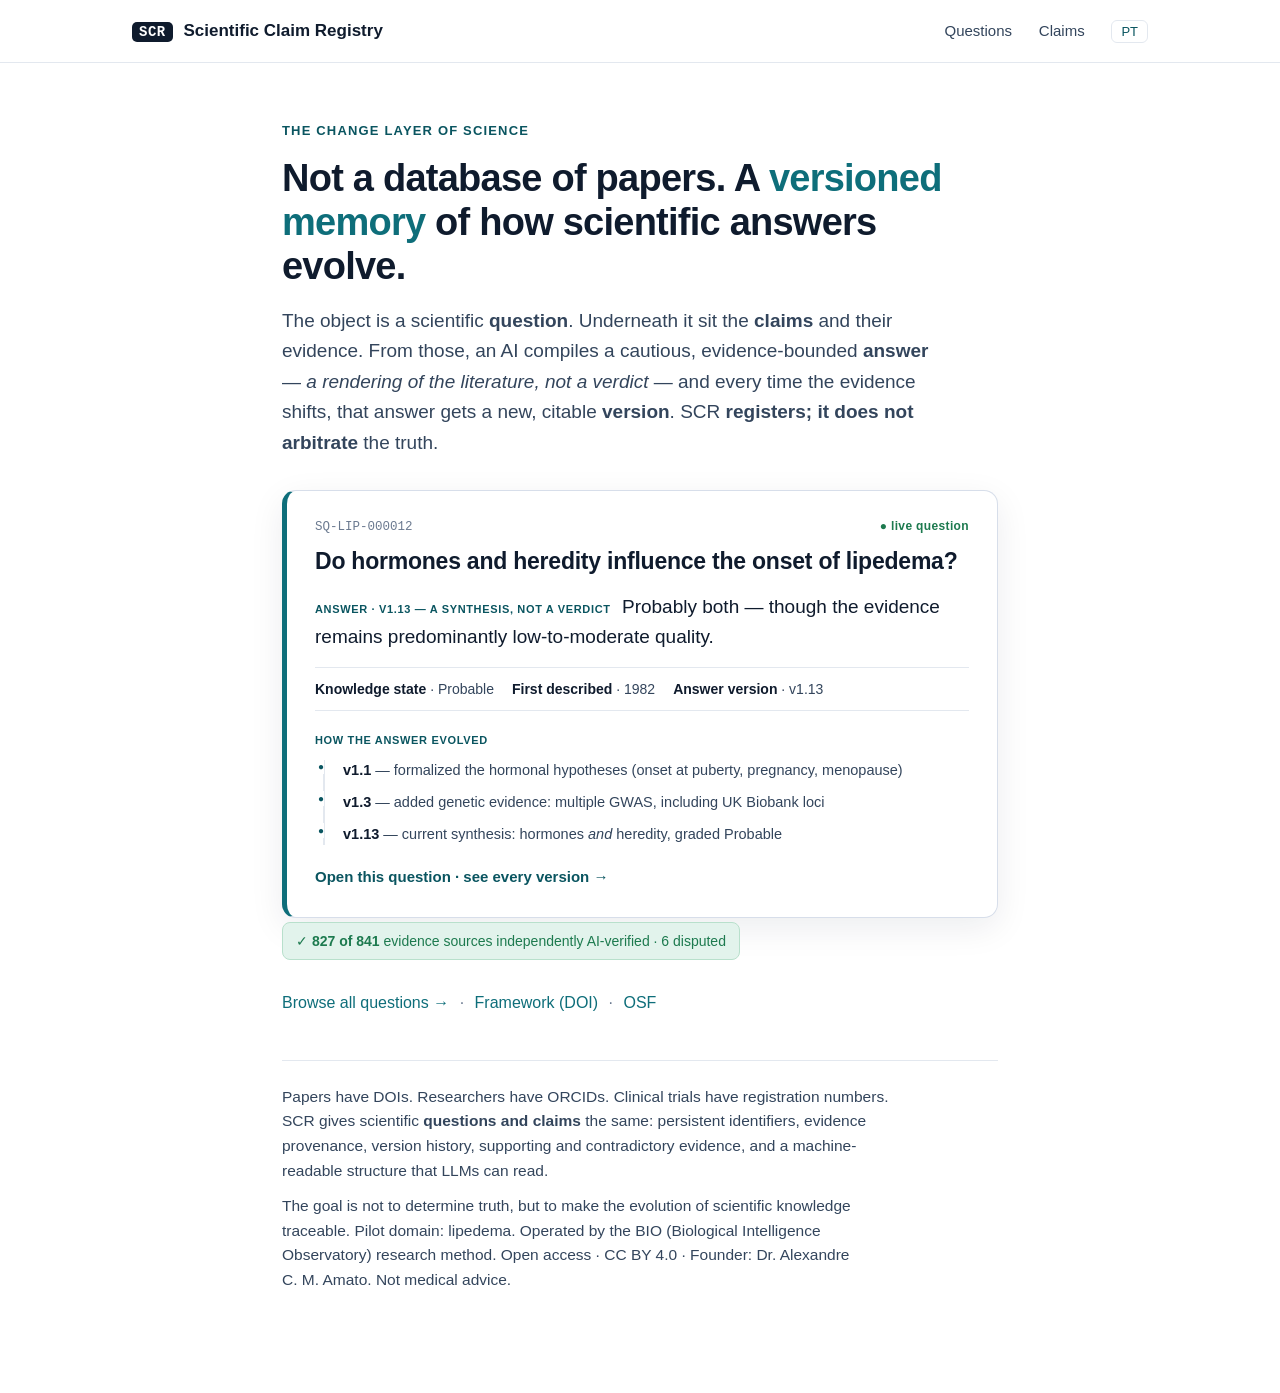
<file: site/index.html>
<!DOCTYPE html>
<html lang="en">
<head>
<meta charset="UTF-8">
<meta name="viewport" content="width=device-width, initial-scale=1">
<title>Scientific Claim Registry — a versioned memory of how scientific answers evolve</title>
<meta name="description" content="ScientificClaims.org is not a database of papers. It is a versioned memory of how scientific answers evolve over time. SCR indexes scientific questions; for each, an AI compiles a cautious, evidence-bounded answer from the literature, and every time the evidence shifts the answer gets a new, citable version. It registers; it does not arbitrate. Pilot: lipedema.">
<meta name="robots" content="index,follow">
<link rel="canonical" href="https://scientificclaims.org/">
<link rel="alternate" hreflang="en" href="https://scientificclaims.org/">
<link rel="alternate" hreflang="pt-br" href="https://scientificclaims.org/pt/">
<link rel="alternate" hreflang="x-default" href="https://scientificclaims.org/">
<link rel="icon" href="/favicon.svg" type="image/svg+xml">
<link rel="apple-touch-icon" href="/apple-touch-icon.png">
<meta property="og:title" content="Scientific Claim Registry — the change layer of science">
<meta property="og:description" content="Not a database of papers. A versioned memory of how scientific answers evolve over time.">
<meta property="og:type" content="website">
<meta property="og:url" content="https://scientificclaims.org/">
<meta property="og:image" content="https://scientificclaims.org/og-image.png">
<meta name="twitter:card" content="summary_large_image">
<link rel="stylesheet" href="style.css?v=d989a8e9">
<script defer src="https://umami.caprover.amato.io/script.js" data-website-id="58f2ba6a-560e-4c60-b96d-2c890a3bd339"></script>
</head>
<body>
<header class="site">
  <div class="wrap nav">
    <a class="brand" href="/"><span class="mono">SCR</span> <span class="brand-full">Scientific Claim Registry</span></a>
    <nav>
      <a href="/questions.html">Questions</a>
      <a href="/claims.html">Claims</a>
      <a class="lang" href="/pt/">PT</a>
    </nav>
  </div>
</header>

<main class="home wrap">
  <p class="home-kicker">The change layer of science</p>
  <h1 class="home-h1">Not a database of papers. A <span class="hl">versioned memory</span> of how scientific answers evolve.</h1>
  <p class="home-sub">The object is a scientific <strong>question</strong>. Underneath it sit the
  <strong>claims</strong> and their evidence. From those, an AI compiles a cautious, evidence-bounded
  <strong>answer</strong> — <em>a rendering of the literature, not a verdict</em> — and every time the
  evidence shifts, that answer gets a new, citable <strong>version</strong>. SCR
  <strong>registers; it does not arbitrate</strong> the truth.</p>

  <!--HERO-->
  <a class="qfeat" href="/q/SQ-LIP-000012.html">
    <div class="qf-top"><span class="mono qf-id">SQ-LIP-000012</span><span class="qf-live">● live question</span></div>
    <h2 class="qf-q">Do hormones and heredity influence the onset of lipedema?</h2>
    <p class="qf-a"><span class="qf-lbl">Answer · v1.13 — a synthesis, not a verdict</span> Probably both — though the evidence remains predominantly low-to-moderate quality.</p>
    <div class="qf-meta"><span><b>Knowledge state</b> · Probable</span><span><b>First described</b> · 1982</span><span><b>Answer version</b> · v1.13</span></div>
    <div class="qf-ladder"><span class="qf-lbl">How the answer evolved</span><ol><li><b>v1.1</b> — formalized the hormonal hypotheses (onset at puberty, pregnancy, menopause)</li><li><b>v1.3</b> — added genetic evidence: multiple GWAS, including UK&nbsp;Biobank loci</li><li><b>v1.13</b> — current synthesis: hormones <em>and</em> heredity, graded Probable</li></ol></div>
    <span class="qf-cta">Open this question · see every version →</span>
  </a>
  <!--/HERO-->

  <!--VERSEAL--><p class="verseal" title="Each evidence source is independently re-read by a second AI model that must confirm its stance and a verbatim quote from the source (R-AI-13/14).">✓ <strong>827 of 841</strong> evidence sources independently AI-verified · 6 disputed</p><!--/VERSEAL-->

  <p class="home-links"><a href="/questions.html">Browse all questions →</a>
    <span class="sep">·</span> <a href="https://doi.org/10.5281/zenodo.20466195" rel="noopener">Framework (DOI)</a>
    <span class="sep">·</span> <a href="https://osf.io/n97ez/" rel="noopener">OSF</a></p>

  <div class="home-foot">
    <p>Papers have DOIs. Researchers have ORCIDs. Clinical trials have registration numbers. SCR gives
    scientific <strong>questions and claims</strong> the same: persistent identifiers, evidence provenance,
    version history, supporting and contradictory evidence, and a machine-readable structure that LLMs can read.</p>
    <p class="muted small">The goal is not to determine truth, but to make the evolution of scientific knowledge
    traceable. Pilot domain: lipedema. Operated by the BIO (Biological Intelligence Observatory) research method.
    Open access · CC&nbsp;BY&nbsp;4.0 · Founder: Dr.&nbsp;Alexandre C.&nbsp;M.&nbsp;Amato. Not medical advice.</p>
  </div>
</main>
</body>
</html>
</file>
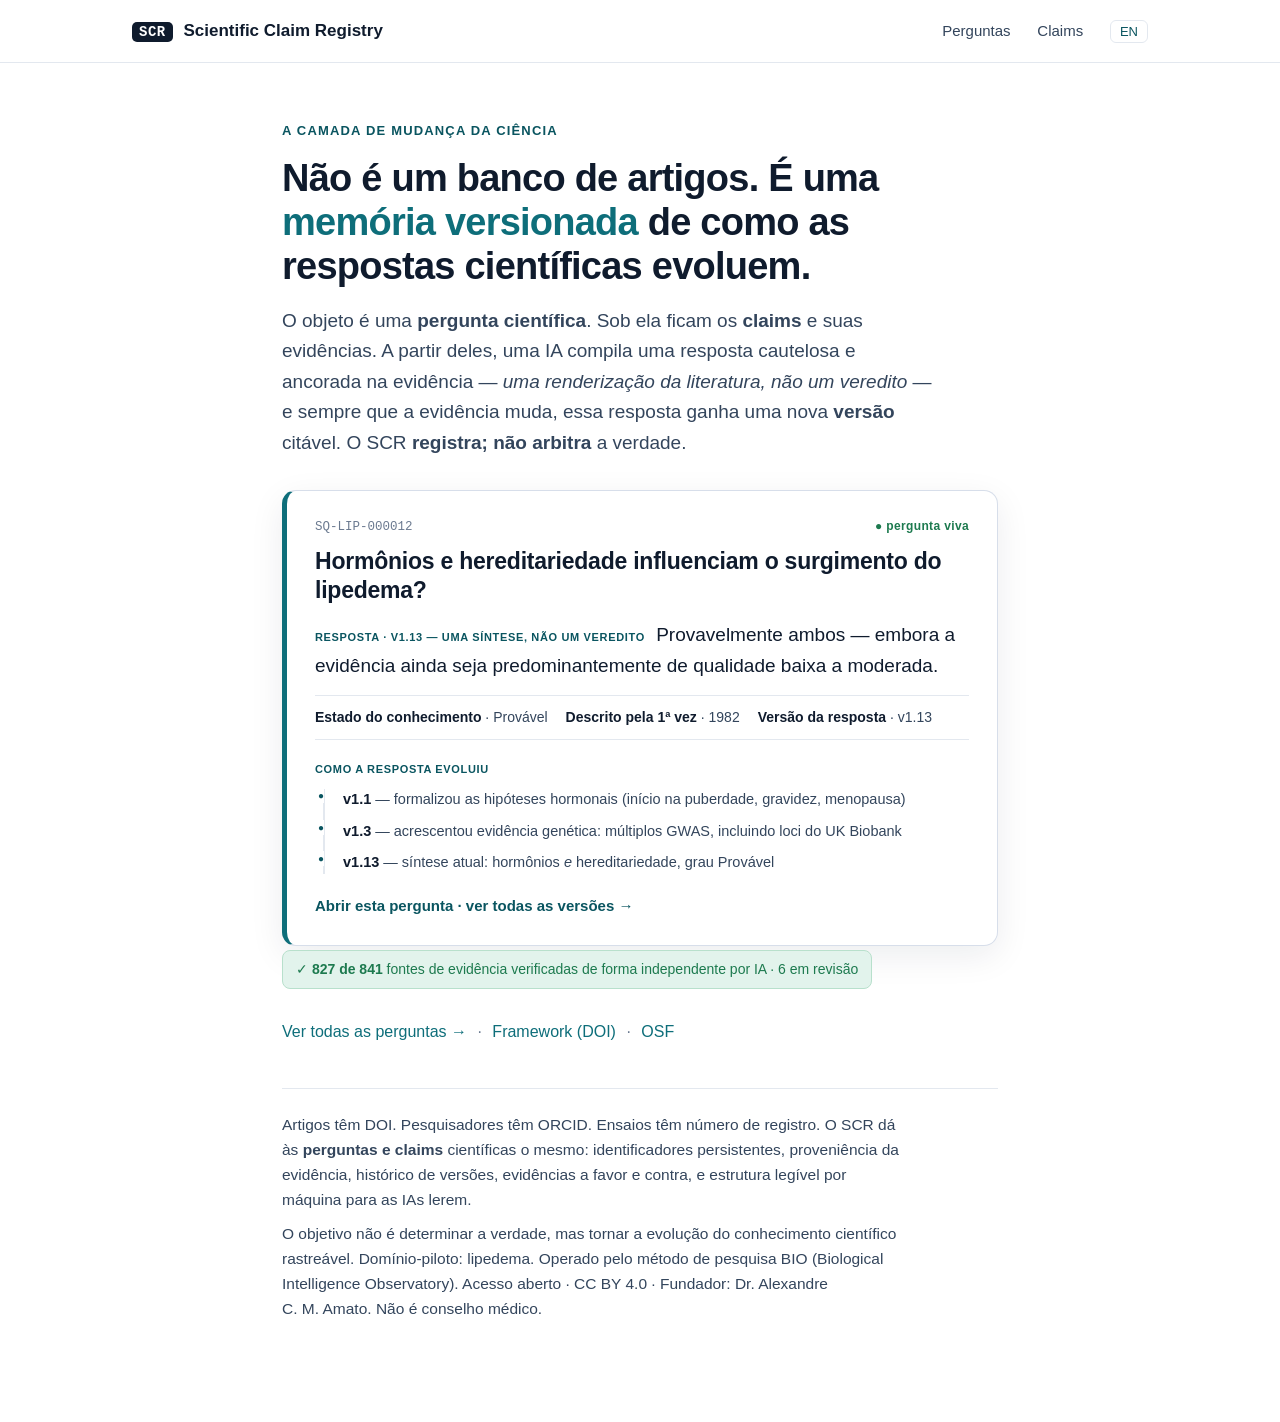
<file: site/pt/index.html>
<!DOCTYPE html>
<html lang="pt-BR">
<head>
<meta charset="UTF-8">
<meta name="viewport" content="width=device-width, initial-scale=1">
<title>Scientific Claim Registry — uma memória versionada de como as respostas científicas evoluem</title>
<meta name="description" content="O ScientificClaims.org não é um banco de artigos. É uma memória versionada de como as respostas científicas evoluem ao longo do tempo. O SCR indexa perguntas científicas; para cada uma, uma IA compila uma resposta cautelosa e ancorada na evidência, e sempre que a evidência muda a resposta ganha uma nova versão citável. Ele registra; não arbitra. Piloto: lipedema.">
<meta name="robots" content="index,follow">
<link rel="canonical" href="https://scientificclaims.org/pt/">
<link rel="alternate" hreflang="en" href="https://scientificclaims.org/">
<link rel="alternate" hreflang="pt-br" href="https://scientificclaims.org/pt/">
<link rel="alternate" hreflang="x-default" href="https://scientificclaims.org/">
<link rel="icon" href="/favicon.svg" type="image/svg+xml">
<link rel="apple-touch-icon" href="/apple-touch-icon.png">
<meta property="og:title" content="Scientific Claim Registry — a camada de mudança da ciência">
<meta property="og:description" content="Não é um banco de artigos. É uma memória versionada de como as respostas científicas evoluem.">
<meta property="og:type" content="website">
<meta property="og:url" content="https://scientificclaims.org/pt/">
<meta property="og:image" content="https://scientificclaims.org/og-image.png">
<meta name="twitter:card" content="summary_large_image">
<link rel="stylesheet" href="../style.css?v=d989a8e9">
<script defer src="https://umami.caprover.amato.io/script.js" data-website-id="58f2ba6a-560e-4c60-b96d-2c890a3bd339"></script>
</head>
<body>
<header class="site">
  <div class="wrap nav">
    <a class="brand" href="/pt/"><span class="mono">SCR</span> <span class="brand-full">Scientific Claim Registry</span></a>
    <nav>
      <a href="/pt/questions.html">Perguntas</a>
      <a href="/pt/claims.html">Claims</a>
      <a class="lang" href="/">EN</a>
    </nav>
  </div>
</header>

<main class="home wrap">
  <p class="home-kicker">A camada de mudança da ciência</p>
  <h1 class="home-h1">Não é um banco de artigos. É uma <span class="hl">memória versionada</span> de como as respostas científicas evoluem.</h1>
  <p class="home-sub">O objeto é uma <strong>pergunta científica</strong>. Sob ela ficam os
  <strong>claims</strong> e suas evidências. A partir deles, uma IA compila uma resposta cautelosa e
  ancorada na evidência — <em>uma renderização da literatura, não um veredito</em> — e sempre que a
  evidência muda, essa resposta ganha uma nova <strong>versão</strong> citável. O SCR
  <strong>registra; não arbitra</strong> a verdade.</p>

  <!--HERO-->
  <a class="qfeat" href="/pt/q/SQ-LIP-000012.html">
    <div class="qf-top"><span class="mono qf-id">SQ-LIP-000012</span><span class="qf-live">● pergunta viva</span></div>
    <h2 class="qf-q">Hormônios e hereditariedade influenciam o surgimento do lipedema?</h2>
    <p class="qf-a"><span class="qf-lbl">Resposta · v1.13 — uma síntese, não um veredito</span> Provavelmente ambos — embora a evidência ainda seja predominantemente de qualidade baixa a moderada.</p>
    <div class="qf-meta"><span><b>Estado do conhecimento</b> · Provável</span><span><b>Descrito pela 1ª vez</b> · 1982</span><span><b>Versão da resposta</b> · v1.13</span></div>
    <div class="qf-ladder"><span class="qf-lbl">Como a resposta evoluiu</span><ol><li><b>v1.1</b> — formalizou as hipóteses hormonais (início na puberdade, gravidez, menopausa)</li><li><b>v1.3</b> — acrescentou evidência genética: múltiplos GWAS, incluindo loci do UK&nbsp;Biobank</li><li><b>v1.13</b> — síntese atual: hormônios <em>e</em> hereditariedade, grau Provável</li></ol></div>
    <span class="qf-cta">Abrir esta pergunta · ver todas as versões →</span>
  </a>
  <!--/HERO-->

  <!--VERSEAL--><p class="verseal" title="Cada fonte de evidência é relida por um segundo modelo de IA, que precisa confirmar o stance e uma citação verbatim da fonte (R-AI-13/14).">✓ <strong>827 de 841</strong> fontes de evidência verificadas de forma independente por IA · 6 em revisão</p><!--/VERSEAL-->

  <p class="home-links"><a href="/pt/questions.html">Ver todas as perguntas →</a>
    <span class="sep">·</span> <a href="https://doi.org/10.5281/zenodo.20466195" rel="noopener">Framework (DOI)</a>
    <span class="sep">·</span> <a href="https://osf.io/n97ez/" rel="noopener">OSF</a></p>

  <div class="home-foot">
    <p>Artigos têm DOI. Pesquisadores têm ORCID. Ensaios têm número de registro. O SCR dá às
    <strong>perguntas e claims</strong> científicas o mesmo: identificadores persistentes, proveniência da
    evidência, histórico de versões, evidências a favor e contra, e estrutura legível por máquina para as IAs lerem.</p>
    <p class="muted small">O objetivo não é determinar a verdade, mas tornar a evolução do conhecimento científico
    rastreável. Domínio-piloto: lipedema. Operado pelo método de pesquisa BIO (Biological Intelligence Observatory).
    Acesso aberto · CC&nbsp;BY&nbsp;4.0 · Fundador: Dr.&nbsp;Alexandre C.&nbsp;M.&nbsp;Amato. Não é conselho médico.</p>
  </div>
</main>
</body>
</html>
</file>
<file: site/style.css>
:root{
  --ink:#0f1b2d; --ink-soft:#33455c; --muted:#6b7a90;
  --line:#e3e8ef; --bg:#ffffff; --band:#f6f8fb;
  --accent:#0e6e7a; --accent-d:#0a5560; --gold:#b07d2b;
  --maxw:1060px;
}
*{box-sizing:border-box}
html{scroll-behavior:smooth}
body{
  margin:0; color:var(--ink); background:var(--bg);
  font-family:-apple-system,BlinkMacSystemFont,"Segoe UI",Roboto,Helvetica,Arial,sans-serif;
  line-height:1.6; font-size:17px; -webkit-font-smoothing:antialiased;
}
.wrap{max-width:var(--maxw); margin:0 auto; padding:0 22px}
.mono{font-family:"SF Mono",ui-monospace,Menlo,Consolas,monospace}
a{color:var(--accent); text-decoration:none}
a:hover{text-decoration:underline}
h1,h2,h3{line-height:1.2; color:var(--ink); letter-spacing:-.01em}
.muted{color:var(--muted)}
.small{font-size:14px}

/* header */
header.site{border-bottom:1px solid var(--line); position:sticky; top:0; background:rgba(255,255,255,.92); backdrop-filter:saturate(180%) blur(8px); z-index:10}
.nav{display:flex; align-items:center; justify-content:space-between; height:62px}
.brand{font-weight:700; color:var(--ink)}
.brand .mono{background:var(--ink); color:#fff; padding:2px 7px; border-radius:5px; font-size:.82em; letter-spacing:.04em}
.brand-full{font-weight:600; margin-left:6px}
header nav a{color:var(--ink-soft); margin-left:22px; font-size:15px; font-weight:500}
@media(max-width:640px){.brand-full{display:none} header nav a{margin-left:14px}}

/* hero */
.hero{padding:84px 0 70px; border-bottom:1px solid var(--line)}
.eyebrow{color:var(--accent-d); font-weight:600; font-size:14px; text-transform:uppercase; letter-spacing:.08em; margin:0 0 18px}
.hero h1{font-size:48px; margin:0 0 22px; max-width:18ch}
.hl{color:var(--accent)}
.lead{font-size:20px; color:var(--ink-soft); max-width:60ch; margin:0 0 30px}
.cta{display:flex; gap:12px; flex-wrap:wrap}
.btn{display:inline-block; padding:12px 20px; border-radius:8px; border:1px solid var(--line); color:var(--ink); font-weight:600; font-size:15px}
.btn:hover{text-decoration:none; border-color:var(--accent)}
.btn.primary{background:var(--accent); border-color:var(--accent); color:#fff}
.btn.primary:hover{background:var(--accent-d)}
@media(max-width:640px){.hero h1{font-size:34px} .lead{font-size:18px}}

/* band */
.band{background:var(--band); border-bottom:1px solid var(--line); padding:56px 0}
section.section{padding:64px 0}
h2{font-size:30px; margin:0 0 10px}
.sub{color:var(--ink-soft); max-width:64ch; margin:0 0 28px; font-size:18px}

/* id grid */
.idgrid{display:grid; grid-template-columns:repeat(5,1fr); gap:14px}
.idcard{background:#fff; border:1px solid var(--line); border-radius:10px; padding:18px 14px; text-align:center}
.idcard .tag{display:inline-block; font-size:13px; background:#eef2f7; color:var(--ink-soft); padding:3px 9px; border-radius:6px; margin-bottom:8px}
.idcard span:last-child{display:block; color:var(--muted); font-size:14px}
.idcard.now{border-color:var(--accent); box-shadow:0 0 0 2px rgba(14,110,122,.12)}
.idcard.now .tag{background:var(--accent); color:#fff}
.idcard.now span:last-child{color:var(--accent-d); font-weight:600}
@media(max-width:720px){.idgrid{grid-template-columns:repeat(2,1fr)} .idcard.now{grid-column:span 2}}

/* cards */
.cards{display:grid; grid-template-columns:repeat(3,1fr); gap:18px}
.card{border:1px solid var(--line); border-radius:12px; padding:22px; background:#fff}
.card h3{font-size:17px; margin:0 0 8px; color:var(--accent-d)}
.card p{margin:0; color:var(--ink-soft); font-size:15.5px}
@media(max-width:820px){.cards{grid-template-columns:1fr 1fr}}
@media(max-width:560px){.cards{grid-template-columns:1fr}}

/* claim object */
.claim{background:#fff; border:1px solid var(--line); border-left:4px solid var(--accent); border-radius:12px; padding:26px; max-width:760px; box-shadow:0 8px 30px rgba(15,27,45,.06)}
.claim-head{display:flex; align-items:center; gap:12px; margin-bottom:14px}
.claim .id{font-size:15px; background:var(--ink); color:#fff; padding:4px 9px; border-radius:6px}
.chip{font-size:13px; background:#eef2f7; color:var(--ink-soft); padding:3px 10px; border-radius:20px; text-transform:uppercase; letter-spacing:.04em}
.claim-text{font-size:19px; color:var(--ink); margin:0 0 18px; font-weight:500}
.dims{display:flex; gap:10px; flex-wrap:wrap; margin-bottom:16px}
.dim{flex:1; min-width:150px; background:var(--band); border:1px solid var(--line); border-radius:9px; padding:10px 12px}
.dim-k{display:block; font-size:12px; text-transform:uppercase; letter-spacing:.05em; color:var(--muted)}
.dim-v{font-weight:600}
.dim-v.muted{color:var(--muted); font-weight:500}
.state-emerging{color:#c47d12}
.claim-evi,.claim-gap{margin:6px 0 0; font-size:14.5px; color:var(--ink-soft)}
.fineprint{margin-top:18px; color:var(--muted); font-size:15px; font-style:italic}

/* hypothesis */
.hyp{border-left:4px solid var(--gold); background:var(--band); margin:0 0 22px; padding:22px 26px; border-radius:0 10px 10px 0; font-size:22px; color:var(--ink); font-weight:500; max-width:70ch}

/* pilot */
.pilot{display:grid; grid-template-columns:1.3fr 1fr; gap:34px; align-items:start}
.pilot h2{margin-top:0}
.pilot p{color:var(--ink-soft)}
.stat{font-size:16px; color:var(--ink)!important}
.stat strong{font-size:24px; color:var(--accent-d)}
.priorart{background:#fff; border:1px solid var(--line); border-radius:12px; padding:24px}
.priorart h3{margin:0 0 8px; font-size:17px}
.priorart p{margin:0; font-size:15px}
@media(max-width:760px){.pilot{grid-template-columns:1fr}}

/* footer */
footer.site{border-top:1px solid var(--line); padding:40px 0; background:var(--band)}
.foot{display:flex; justify-content:space-between; gap:24px; flex-wrap:wrap}
.foot .brand{color:var(--ink); margin:0 0 4px}
.foot p{margin:0 0 4px}

/* ===== language toggle + claims page ===== */
header nav a.lang{border:1px solid var(--line); border-radius:6px; padding:3px 9px; font-size:13px; color:var(--accent-d)}
header nav a.active{color:var(--accent-d); font-weight:700}

.claims-hero{padding:54px 0 8px}
.claims-hero h1{font-size:34px; margin:0 0 10px}
.filters{display:flex; gap:10px; flex-wrap:wrap; margin:22px 0 8px}
.fbtn{cursor:pointer; background:#fff; border:1px solid var(--line); border-radius:20px; padding:7px 14px; font-size:14px; color:var(--ink-soft); font-weight:600}
.fbtn:hover{border-color:var(--accent)}
.fbtn.active{background:var(--ink); color:#fff; border-color:var(--ink)}
.fct{opacity:.6; font-weight:500}
.fbtn.active .fct{opacity:.8}

.claims-bg{background:var(--band); border-top:1px solid var(--line)}
.claims-list{padding:26px 22px 84px; display:grid; gap:20px}
.claim-row{border:1px solid #d7deea; border-left:4px solid var(--accent); border-radius:12px; padding:22px 24px; background:#fff; box-shadow:0 4px 16px rgba(15,27,45,.07); transition:box-shadow .15s,transform .15s}
.claim-row:hover{box-shadow:0 10px 28px rgba(15,27,45,.12); transform:translateY(-1px)}
.cr-head{display:flex; align-items:center; gap:10px; flex-wrap:wrap; margin-bottom:10px}
.cr-head .id{font-size:13.5px; background:var(--ink); color:#fff; padding:3px 8px; border-radius:5px}
.badge{font-size:12px; font-weight:700; padding:3px 10px; border-radius:20px; text-transform:uppercase; letter-spacing:.04em}
.st-established{background:#e2f3ec; color:#1d7a4f}
.st-probable{background:#e6f0f6; color:#1f6a93}
.st-emerging{background:#fcf0dd; color:#b07d2b}
.st-speculative{background:#f3e7ea; color:#a23b52}
.st-no_evidence{background:#eceef1; color:#5b6b7e}
.cr-text{font-size:17px; color:var(--ink); margin:0 0 12px; font-weight:500}
.cr-text a{color:inherit; text-decoration:none}
.cr-text a:hover,.cr-text a:focus-visible{text-decoration:underline; text-underline-offset:3px}
.cr-meta{font-size:14px; color:var(--ink-soft); margin-bottom:8px}
.cr-evi{font-size:13px; color:var(--accent-d); margin:0 0 8px; word-break:break-word}
.cr-gap{font-size:14px; color:var(--muted); margin:0}
.cr-gap strong{color:var(--ink-soft)}
@media(max-width:560px){.claims-list{padding-left:0; padding-right:0} .claims-hero h1{font-size:28px}}

/* ===== layered architecture + related work ===== */
.layers{display:grid; grid-template-columns:repeat(3,1fr); gap:18px; margin-top:8px}
.layer{border:1px solid var(--line); border-radius:12px; padding:22px; background:#fff}
.layer.l1{border-color:var(--accent); box-shadow:0 6px 22px rgba(14,110,122,.10)}
.layer .lnum{display:block; font-size:12px; text-transform:uppercase; letter-spacing:.06em; color:var(--muted); margin-bottom:6px}
.layer.l1 .lnum{color:var(--accent-d); font-weight:700}
.layer h3{margin:0 0 8px; font-size:18px}
.layer p{margin:0; color:var(--ink-soft); font-size:15px}
.related{max-width:74ch; color:var(--ink-soft); font-size:16.5px}
@media(max-width:760px){.layers{grid-template-columns:1fr}}

/* ===== minimalist RFC homepage ===== */
.rfc{max-width:680px; padding:74px 22px 96px}
.rfc h1{font-size:32px; margin:0 0 30px; letter-spacing:-.02em}
.rfc-lede{font-size:23px; line-height:1.65; color:var(--ink); margin:0 0 34px}
.rfc-lede strong{color:var(--accent-d)}
.rfc-body{font-size:18px; color:var(--ink-soft); margin:0 0 14px}
.rfc-list{font-size:18px; color:var(--ink); margin:0 0 34px; padding-left:22px; line-height:1.85}
.rfc-goal{font-size:20px; color:var(--ink); border-left:3px solid var(--gold); padding-left:18px; margin:0 0 38px; line-height:1.6}
.rfc-goal strong{color:var(--accent-d)}
.rfc-links{font-size:16px; margin:0 0 44px}
.rfc-links .sep{color:var(--muted); margin:0 6px}
.rfc-note{font-size:13.5px; color:var(--muted); border-top:1px solid var(--line); padding-top:22px; line-height:1.7}
@media(max-width:560px){.rfc{padding-top:48px} .rfc-lede{font-size:20px}}

/* ===== homepage tagline ===== */
.rfc-tagline{font-size:17px; color:var(--accent-d); font-weight:600; margin:-14px 0 30px; line-height:1.5}

/* ===== question pages ===== */
.qpage{max-width:760px; padding:48px 22px 80px}
.qpage .qid{font-size:13px; color:var(--muted); margin:0 0 8px}
.qtitle{font-size:30px; line-height:1.25; margin:0 0 24px}
.vtrack{display:flex; align-items:flex-start; gap:0; overflow-x:auto; padding:14px 4px 6px; position:relative}
.vnode{flex:1 1 0; min-width:84px; position:relative; display:flex; flex-direction:column; align-items:center;
  text-align:center; text-decoration:none; color:var(--ink-soft); cursor:help}
.vnode::before{content:""; position:absolute; top:6px; left:50%; right:-50%; height:2px; background:#d7deea; z-index:0}
.vnode:last-child::before{display:none}
.vnode .vdot{width:13px; height:13px; border-radius:50%; background:#fff; border:2.5px solid #9fb3c8; z-index:1; margin-bottom:5px}
.vnode.cur .vdot{background:var(--accent); border-color:var(--accent-d); box-shadow:0 0 0 4px rgba(14,110,122,.13)}
.vnode .vver{font-weight:700; font-size:13px; color:var(--ink)}
.vnode.cur .vver{color:var(--accent-d)}
.vnode .vdate{font-size:11.5px; color:var(--muted)}
.vnode:hover .vver{text-decoration:underline}
.vnode.noarch{cursor:default; opacity:.62}
.vnode.noarch .vdot{border-style:dashed; border-color:#b7c3d2}
.vnode.noarch:hover .vver{text-decoration:none}
.bottomline{margin:0 0 20px; padding:16px 20px; background:linear-gradient(180deg,#f0f7f5,#f6f8fb);
  border:1px solid #cfe4dd; border-left:4px solid var(--accent); border-radius:12px}
.bottomline .bl-h{display:block; font-size:12px; font-weight:700; letter-spacing:.08em; text-transform:uppercase;
  color:var(--accent-d); margin-bottom:5px}
.bottomline p{margin:0; font-size:17.5px; line-height:1.5; color:var(--ink)}
.sbadge{display:inline-block; margin-left:6px; padding:1px 8px; border-radius:999px;
  background:#fbeecd; color:#7a5410; border:1px solid #e6c98a; font-size:12px; font-weight:600;
  white-space:nowrap; cursor:help; vertical-align:1px}
.related{margin:0 0 18px; padding:10px 16px; background:var(--band); border-radius:10px}
.related .qf-lbl{display:block; margin-bottom:4px}
.related ul{margin:0; padding:0 0 0 18px}
.related li{margin:3px 0; font-size:14.5px; line-height:1.45}
.related a{color:var(--accent-d); font-weight:600}
.qphr{margin:-12px 0 20px; font-size:14px}
.qphr summary{cursor:pointer; color:var(--accent-d); font-weight:600; letter-spacing:.02em; list-style:none}
.qphr summary::-webkit-details-marker{display:none}
.qphr summary::before{content:"⊕ "; color:var(--muted)}
.qphr[open] summary::before{content:"⊖ "}
.qphr ul{margin:8px 0 0; padding:0 0 0 18px; color:var(--muted)}
.qphr li{margin:3px 0; line-height:1.5}
.answer{background:var(--band); border-left:4px solid var(--accent); border-radius:0 10px 10px 0; padding:18px 22px; margin:0 0 22px}
.answer .alabel{display:block; font-size:12px; text-transform:uppercase; letter-spacing:.06em; color:var(--accent-d); font-weight:700; margin-bottom:6px}
.answer p{margin:0; font-size:18px; color:var(--ink); line-height:1.6}
/* Answer-at-a-glance: the structured / infrastructure rendering */
.glance{border:1px solid var(--line); border-radius:12px; padding:16px 20px; margin:0 0 18px; background:var(--band)}
.glance-h{display:block; font-size:11px; text-transform:uppercase; letter-spacing:.07em; color:var(--accent-d); font-weight:700; margin-bottom:10px}
.glance dl{margin:0; display:grid; gap:7px}
.glance .g-row{display:grid; grid-template-columns:170px 1fr; gap:10px; align-items:baseline; font-size:15px}
.glance dt{margin:0; color:var(--ink-soft); font-size:13px}
.glance dd{margin:0; color:var(--ink); font-weight:600}
.glance .muted{font-weight:400}
.glance .g-answer{padding-bottom:9px; margin-bottom:3px; border-bottom:1px solid var(--line)}
.glance .g-answer dt{font-size:11px; text-transform:uppercase; letter-spacing:.05em; color:var(--accent-d); font-weight:700}
.glance .g-answer dd{font-size:16.5px; font-weight:700; color:var(--ink); line-height:1.4}
.glance .contra-caveat{color:#a23b52; font-style:italic; font-weight:400; font-size:12.5px; line-height:1.4}
.glance .gmeta{grid-column:auto; margin:12px 0 0; padding-top:10px; border-top:1px solid var(--line); font-size:12.5px; color:var(--muted); font-weight:400}
.evlink{font-weight:700; text-decoration:none; border-bottom:1.5px solid transparent}
.evlink.sup{color:#1d7a4f} .evlink.con{color:#a23b52} .evlink.oth{color:#5b6b7b}
.evlink:hover{border-bottom-color:currentColor}
.amut{font-weight:400; font-size:11px; text-transform:none; letter-spacing:0; color:var(--muted)}
.whatsnew{border-left:4px solid var(--accent); background:var(--band); border-radius:0 10px 10px 0; padding:12px 18px; margin:0 0 22px}
.whatsnew .wn-h{display:block; font-size:11px; text-transform:uppercase; letter-spacing:.06em; color:var(--accent-d); font-weight:700; margin-bottom:5px}
.whatsnew p{margin:0; font-size:15px; color:var(--ink); line-height:1.55}
/* R-Q-7 outcome breakdown */
.outcomes{border:1px solid var(--line); border-radius:12px; padding:14px 18px; margin:0 0 18px}
.outcomes table{width:100%; border-collapse:collapse; margin-top:8px; font-size:14.5px}
.outcomes td{padding:6px 8px; border-bottom:1px solid var(--band); vertical-align:baseline}
.outcomes tr:last-child td{border-bottom:none}
.oc-name{font-weight:600; color:var(--ink)}
.oc-conf{color:var(--ink-soft); white-space:nowrap}
.oc-dir{font-weight:700; padding:1px 8px; border-radius:20px; font-size:12.5px; white-space:nowrap}
.oc-dir.d-improved,.oc-dir.d-reduced{background:#e6f4ec; color:#1d7a4f}
.oc-dir.d-increased,.oc-dir.d-mixed{background:#fdf0e3; color:#9a6212}
.oc-dir.d-no_effect,.oc-dir.d-not_demonstrated{background:#eef1f4; color:#5b6b7b}
.dmtag{font-size:11px; padding:1px 8px; border-radius:20px; font-weight:600; white-space:nowrap}
.dm-yes{background:#e6f4ec; color:#1d7a4f} .dm-no{background:#eef1f4; color:#5b6b7b}
.oc-note td{color:var(--muted); font-size:13px; padding-top:0}
@media(max-width:560px){.glance .g-row{grid-template-columns:1fr; gap:2px}}
.answer-cap{margin:10px 0 0!important; font-size:13px!important; font-style:italic; color:var(--accent-d); line-height:1.45}
.ai-prov{margin:10px 0 0!important; padding-top:10px; border-top:1px solid var(--line); font-size:12.5px!important; color:var(--ink); line-height:1.5}
.ai-prov strong{color:var(--accent-d)}
.ai-prov .muted{font-style:italic}
.qmeta{display:flex; gap:14px; flex-wrap:wrap; margin:0 0 22px}
.qmeta>div{flex:1; min-width:150px; background:#fff; border:1px solid var(--line); border-radius:10px; padding:10px 14px}
.qmeta .mk{display:block; font-size:11px; text-transform:uppercase; letter-spacing:.05em; color:var(--muted); margin-bottom:4px}
.evdir{display:flex; gap:12px; margin:0 0 26px}
.ev{flex:1; text-align:center; border:1px solid var(--line); border-radius:10px; padding:14px; background:#fff}
.ev b{display:block; font-size:26px; line-height:1}
.ev span{font-size:13px; color:var(--muted)}
.ev.sup b{color:#1d7a4f} .ev.con b{color:#a23b52} .ev.oth b{color:#1f6a93}
.qpage h2{font-size:15px; text-transform:uppercase; letter-spacing:.04em; margin:28px 0 12px; padding-bottom:6px; border-bottom:1px solid var(--line); color:var(--ink-soft)}
.changed,.uncert{font-size:16px; color:var(--ink-soft); margin:0}
.qclaims{list-style:none; padding:0; margin:0; display:grid; gap:10px}
.qclaims li{border:1px solid var(--line); border-radius:9px; padding:12px 14px; font-size:15px}
.qclaims .cid{font-size:12.5px}
.role{font-size:11px; text-transform:uppercase; letter-spacing:.04em; padding:2px 8px; border-radius:20px; margin-left:6px}
.role-supporting{background:#e2f3ec; color:#1d7a4f}
.role-contradicting{background:#f3e7ea; color:#a23b52}
.role-refines{background:#e6f0f6; color:#1f6a93}
.role-context{background:#eef2f7; color:#56657d}
.vbadge{display:inline-block; font-size:11.5px; font-weight:600; letter-spacing:.02em; padding:1px 7px; border-radius:10px; vertical-align:middle; white-space:nowrap}
.v-ok{background:#e2f3ec; color:#1d7a4f}
.v-bad{background:#fbecd9; color:#9a5b16}
.v-na{background:#eef2f7; color:#7a879b}
.evquote{display:block; margin:3px 0 0; padding:2px 0 2px 11px; border-left:2px solid var(--line); color:var(--ink-soft); font-size:13.5px; font-style:italic}
.evfinding{display:block; margin:3px 0 0; color:var(--ink); font-size:14.5px}
.sup-note{border-left:3px solid var(--accent, #b45309); padding-left:10px}
.integ-warn{background:#fbecd9; border-color:#e6c79a; color:#7a4e12}
.verseal{display:inline-block; font-size:14px; color:#1d7a4f; background:#e2f3ec; border:1px solid #b8e0cc; border-radius:8px; padding:7px 13px; margin:4px 0 0}
.verseal strong{font-weight:700}
.ctext{color:var(--ink-soft); text-decoration:none}
.ctext:hover,.ctext:focus-visible{color:var(--ink); text-decoration:underline; text-underline-offset:3px}
.verhist{list-style:none; padding:0; margin:0; font-size:14px; color:var(--ink-soft)}
.refs{font-size:13px; color:var(--accent-d); word-break:break-word}
.backlink{margin-top:30px}
.qgrid{display:grid; grid-template-columns:repeat(2,1fr); gap:16px; padding:26px 22px 84px}
.qcard{display:block; background:#fff; border:1px solid #d7deea; border-radius:12px; padding:20px; box-shadow:0 4px 16px rgba(15,27,45,.06); transition:box-shadow .15s,transform .15s}
.qcard:hover{text-decoration:none; box-shadow:0 10px 26px rgba(15,27,45,.12); transform:translateY(-1px)}
.qc-head{display:flex; justify-content:space-between; align-items:center; gap:8px; margin-bottom:8px}
.qc-head .qid{font-size:12px; color:var(--muted)}
.qcard h3{font-size:17px; margin:0 0 8px; color:var(--ink); line-height:1.3}
.qc-ans{font-size:14px; color:var(--ink-soft); margin:0 0 10px}
.qc-ev{font-size:13px; color:var(--muted); margin:0}
.qc-ev .sup{color:#1d7a4f} .qc-ev .con{color:#a23b52}
@media(max-width:680px){.qgrid{grid-template-columns:1fr} .evdir{flex-wrap:wrap}}

/* knowledge freshness */
.fresh{color:var(--accent-d); font-weight:600}
.frnote{font-size:13.5px; color:var(--ink-soft); background:var(--band); border:1px solid var(--line); border-radius:8px; padding:11px 14px; margin:0 0 8px}
.qid a{font-weight:600}

/* citation formats */
.cite-tabs{display:flex; gap:6px; flex-wrap:wrap; margin:0 0 10px; align-items:center}
.ctab{cursor:pointer; background:#fff; border:1px solid var(--line); border-radius:18px; padding:4px 12px; font-size:13px; color:var(--ink-soft); font-weight:600}
.ctab.active{background:var(--ink); color:#fff; border-color:var(--ink)}
.copybtn{margin-left:auto; cursor:pointer; background:var(--accent); color:#fff; border:none; border-radius:7px; padding:5px 12px; font-size:13px; font-weight:600}
.copybtn:hover{background:var(--accent-d)}
.cite-out{background:#fff; border:1px solid var(--line); border-radius:8px; padding:12px 14px; font-size:13px; white-space:pre-wrap; word-break:break-word; margin:0 0 8px; font-family:"SF Mono",ui-monospace,Menlo,monospace; color:var(--ink)}

/* evidence timeline */
.tl{width:100%; height:auto; display:block; max-width:680px}
.tlyr{font-size:11px; fill:#6b7a90; font-family:"SF Mono",monospace}
.cr-tl{margin:2px 0 12px}
.qtl{margin:4px 0 8px}
.tllg{font-size:12px; color:var(--muted)}
.tldot{display:inline-block; width:9px; height:9px; border-radius:50%; vertical-align:middle; margin:0 3px 0 8px}

/* ===== homepage: living question ===== */
.home{max-width:760px; padding:58px 22px 90px}
.home-kicker{color:var(--accent-d); font-weight:700; font-size:13px; text-transform:uppercase; letter-spacing:.09em; margin:0 0 14px}
.home-h1{font-size:38px; line-height:1.16; margin:0 0 18px; letter-spacing:-.02em}
.home-sub{font-size:19px; color:var(--ink-soft); margin:0 0 32px; max-width:62ch}
.qfeat{display:block; background:#fff; border:1px solid #d7deea; border-left:5px solid var(--accent); border-radius:14px; padding:26px 28px; box-shadow:0 10px 34px rgba(15,27,45,.08); transition:box-shadow .15s,transform .15s}
.qfeat:hover{text-decoration:none; box-shadow:0 16px 44px rgba(15,27,45,.14); transform:translateY(-2px)}
.qf-top{display:flex; justify-content:space-between; align-items:center; margin-bottom:10px}
.qf-id{font-size:12.5px; color:var(--muted)}
.qf-live{font-size:12px; color:#1d7a4f; font-weight:700; letter-spacing:.03em}
.qf-q{font-size:23px; line-height:1.25; margin:0 0 16px; color:var(--ink)}
.qf-a{font-size:19px; color:var(--ink); margin:0 0 14px}
.qf-lbl{display:inline-block; font-size:11px; text-transform:uppercase; letter-spacing:.06em; color:var(--accent-d); font-weight:700; margin-right:6px}
.qf-meta{display:flex; gap:18px; flex-wrap:wrap; font-size:14px; color:var(--ink-soft); border-top:1px solid var(--line); border-bottom:1px solid var(--line); padding:10px 0; margin:0 0 14px}
.qf-meta b{color:var(--ink); font-weight:600}
.qf-chg{font-size:15px; color:var(--ink-soft); margin:0 0 18px}
.qf-ladder{margin:0 0 18px}
.qf-ladder ol{margin:8px 0 0; padding:0 0 0 4px; list-style:none; counter-reset:none}
.qf-ladder li{position:relative; padding:0 0 10px 18px; font-size:14.5px; color:var(--ink-soft); line-height:1.5; border-left:2px solid var(--line); margin-left:4px}
.qf-ladder li:last-child{padding-bottom:0}
.qf-ladder li::before{content:"●"; position:absolute; left:-7px; top:-1px; font-size:10px; color:var(--accent-d); background:var(--bg,#fff)}
.qf-ladder li b{color:var(--ink); font-weight:700; font-variant-numeric:tabular-nums}
.qf-cta{display:inline-block; color:var(--accent-d); font-weight:700; font-size:15px}
.home-links{margin:30px 0 44px; font-size:16px}
.home-links .sep{color:var(--muted); margin:0 6px}
.home-foot{border-top:1px solid var(--line); padding-top:24px}
.home-foot p{font-size:15.5px; color:var(--ink-soft); margin:0 0 10px; max-width:72ch}
@media(max-width:600px){.home-h1{font-size:29px} .qf-q{font-size:20px} .qf-a{font-size:17px}}

/* ---- search · tags · pagination (questions index) ---- */
.qsearch{margin:18px 0 10px}
.qsearch input{width:100%; max-width:560px; padding:12px 16px; font-size:16px; color:var(--ink);
  border:1px solid var(--line); border-radius:10px; background:var(--bg); outline:none;
  transition:border-color .15s, box-shadow .15s}
.qsearch input:focus{border-color:var(--accent); box-shadow:0 0 0 3px rgba(14,110,122,.12)}
.qcount-line{margin:8px 0 0}
.qc-tags{display:flex; flex-wrap:wrap; gap:6px; margin:10px 0 2px}
.qc-tag{font-size:11.5px; line-height:1; padding:5px 9px; border-radius:999px; color:var(--accent-d);
  background:var(--band); border:1px solid var(--line); cursor:pointer; transition:background .15s, border-color .15s}
.qc-tag:hover{background:#eaf3f4; border-color:var(--accent)}
.qtags{display:flex; flex-wrap:wrap; gap:7px; margin:0 0 16px}
.qtag{font-size:12.5px; line-height:1; padding:6px 12px; border-radius:999px; text-decoration:none;
  color:var(--accent-d); background:var(--band); border:1px solid var(--line); transition:background .15s, border-color .15s}
.qtag:hover{background:#eaf3f4; border-color:var(--accent)}
.noresults{text-align:center; padding:40px 0; font-size:16px}
.pager{display:flex; flex-wrap:wrap; gap:6px; justify-content:center; margin:26px 0 6px}
.pgbtn{min-width:38px; padding:8px 12px; font-size:14px; color:var(--ink-soft); background:var(--bg);
  border:1px solid var(--line); border-radius:8px; cursor:pointer; transition:background .15s, border-color .15s, color .15s}
.pgbtn:hover:not(:disabled){border-color:var(--accent); color:var(--accent-d)}
.pgbtn.active{background:var(--accent); border-color:var(--accent); color:#fff; font-weight:600}
.pgbtn:disabled{opacity:.4; cursor:default}

/* ---- clickable article references ---- */
.reflink{color:var(--accent-d); text-decoration:none; border-bottom:1px dotted var(--accent)}
.reflink:hover{color:var(--accent); border-bottom-style:solid}
.cr-evi .reflink{word-break:break-all}
.ctext-refs{display:inline-block; margin-top:4px; font-size:12px; color:var(--muted)}
.ctext-refs .reflink{color:var(--accent-d)}

/* timeline dots: clickable to the source article */
.tl a.tldotlink{cursor:pointer}
.tl a.tldotlink circle{transition:r .1s}
.tl a.tldotlink:hover circle{r:7}
</file>
